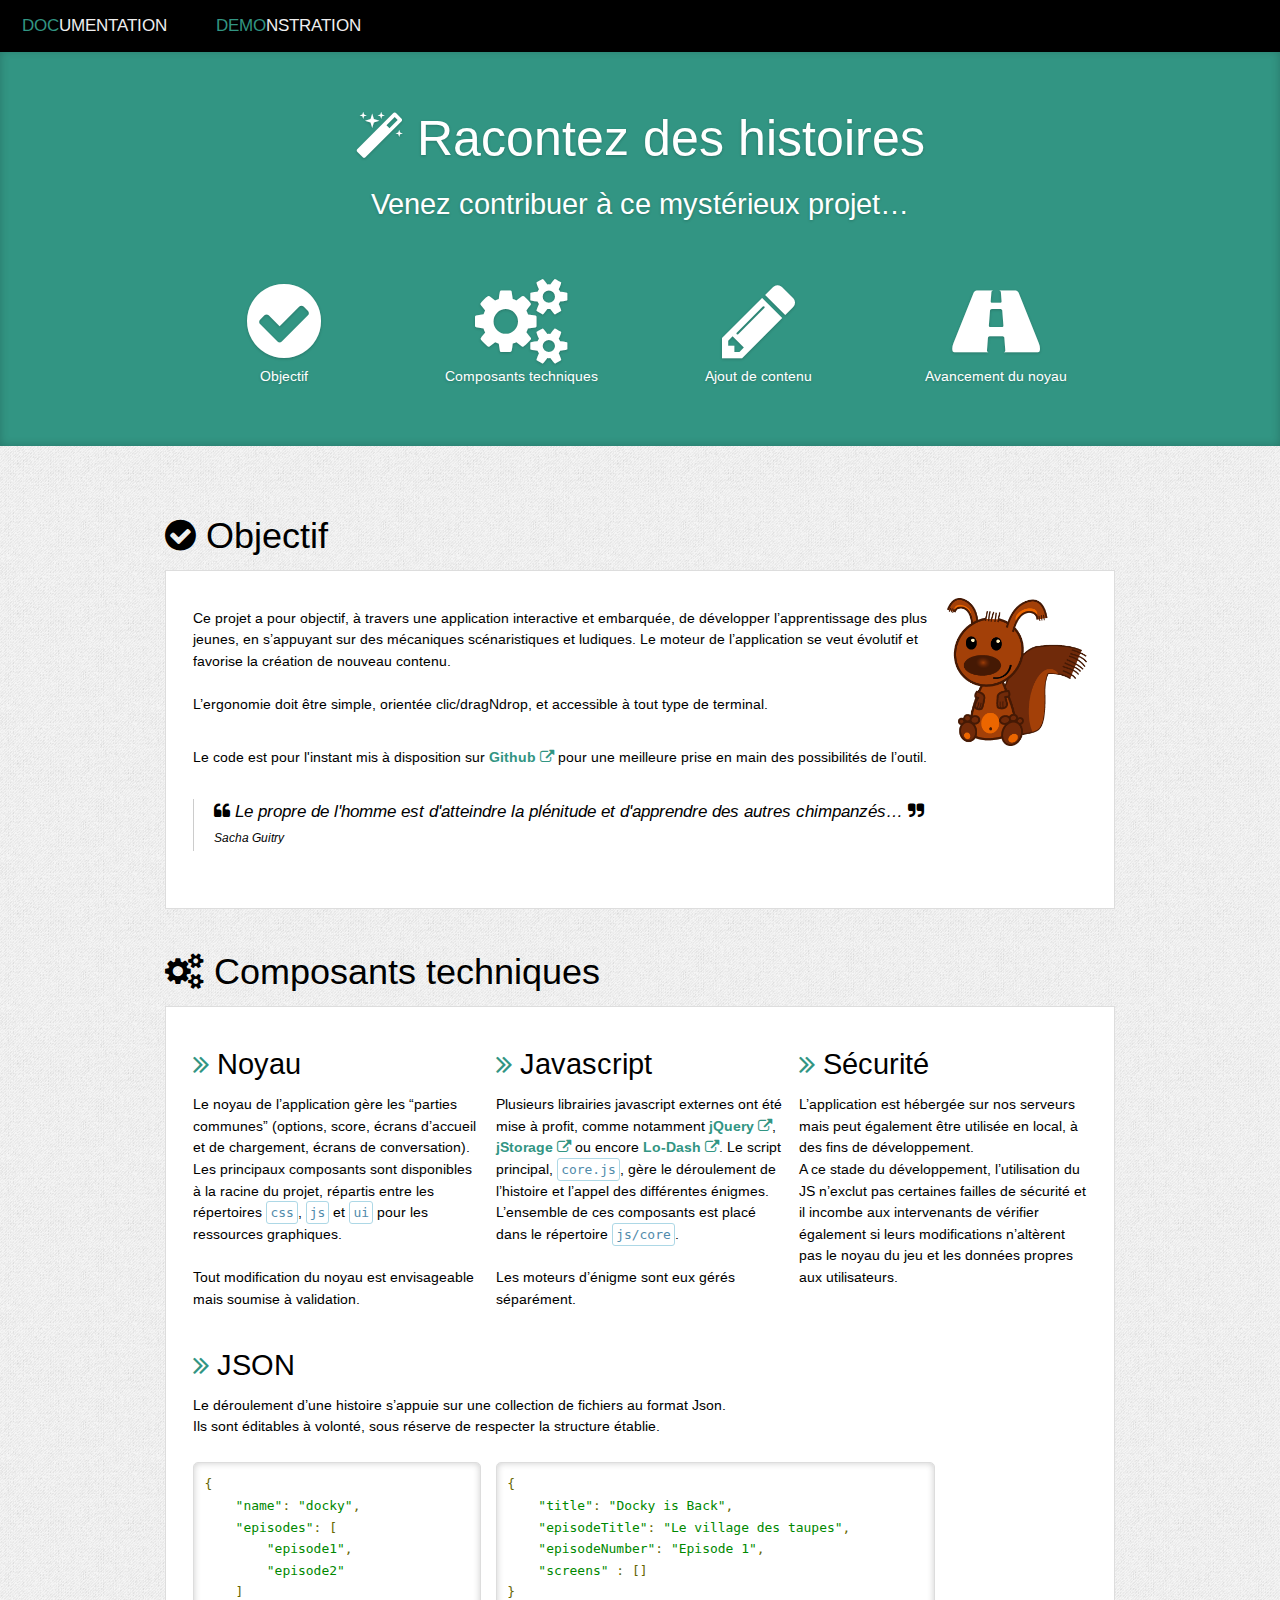
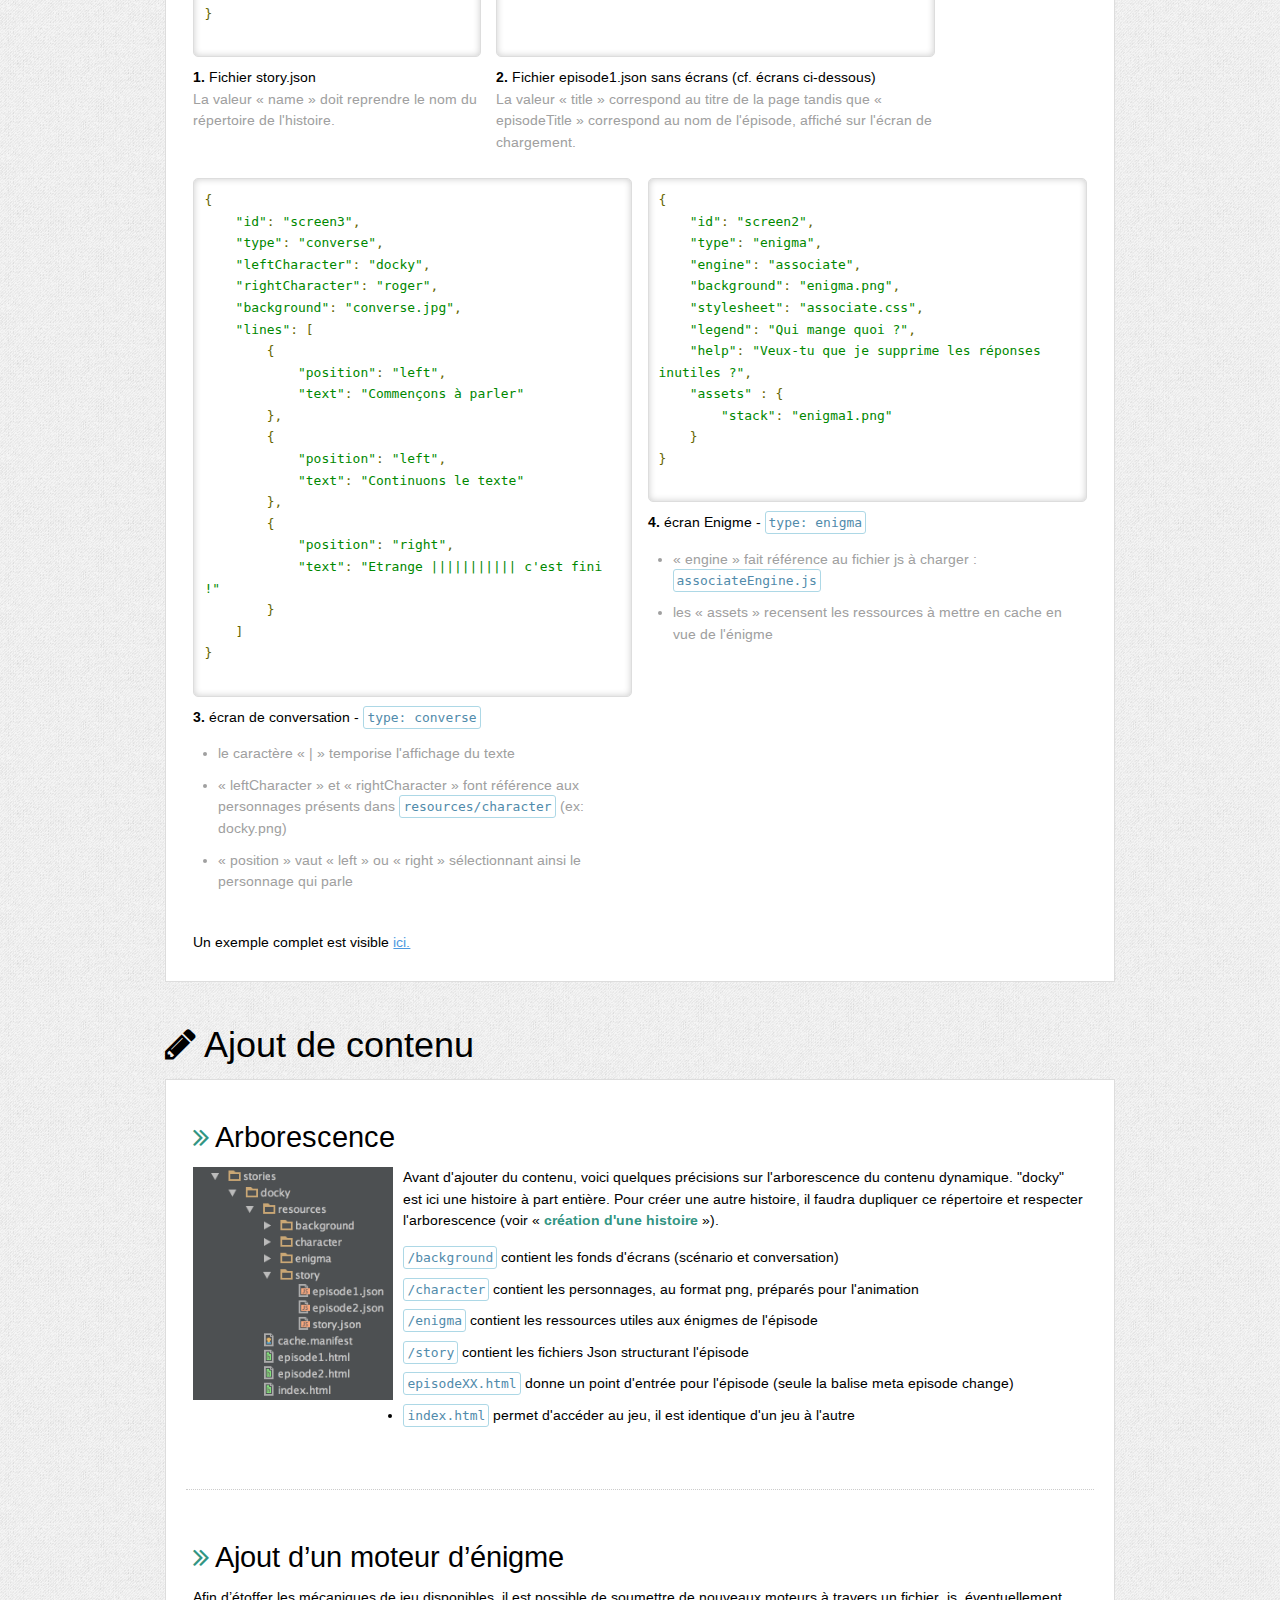
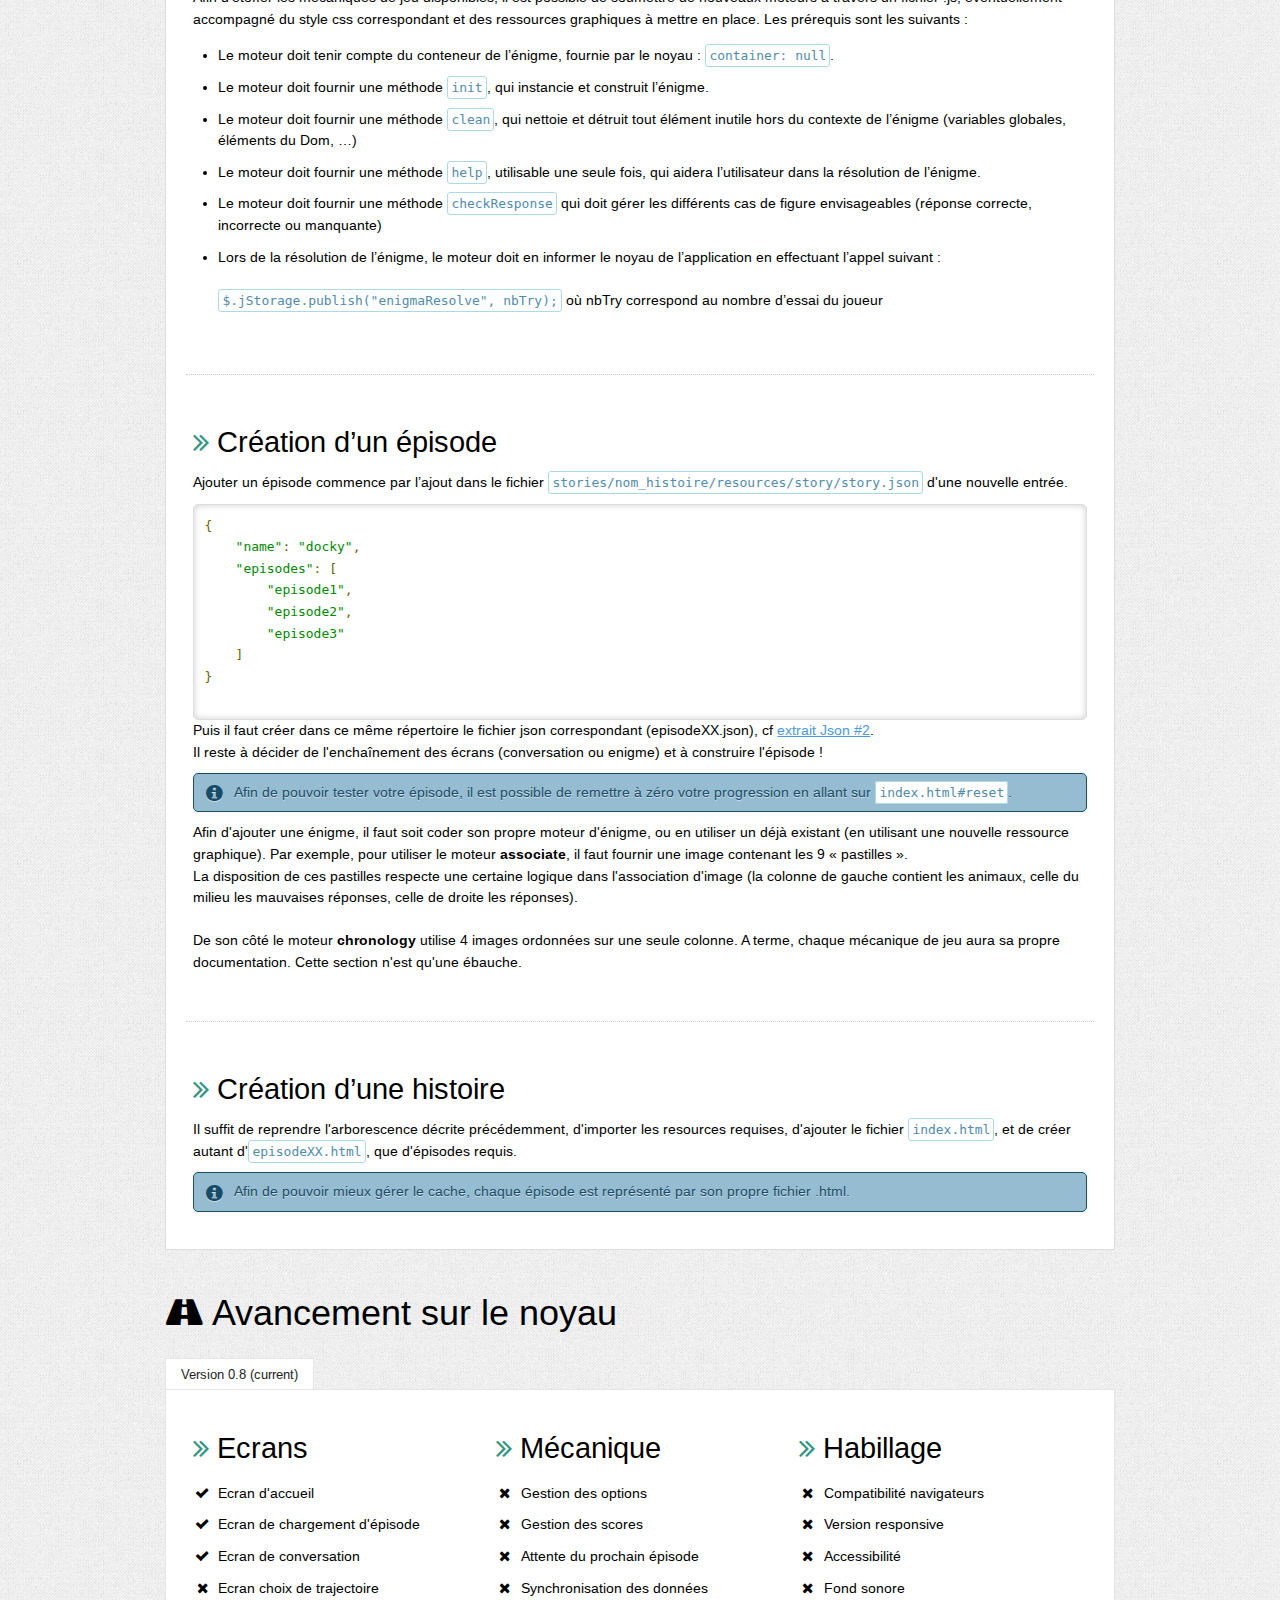
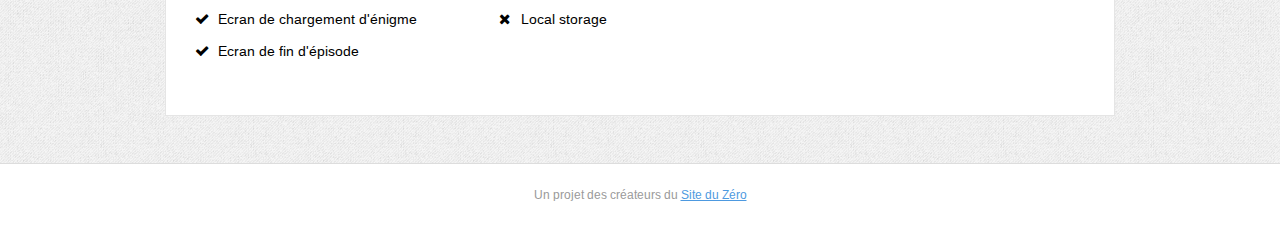
<file: docs/index.html>
<!DOCTYPE html>
<html><head>
<title>Documentation</title>
<meta charset="UTF-8">
<meta name="viewport" content="width=device-width, initial-scale=1.0"/>
<meta name="description" content="" />
<link rel="stylesheet" type="text/css" href="css/kickstart.css" media="all" />                  <!-- KICKSTART -->
<link rel="stylesheet" type="text/css" href="style.css" media="all" />                          <!-- CUSTOM STYLES -->
<script type="text/javascript" src="https://ajax.googleapis.com/ajax/libs/jquery/1.9.1/jquery.min.js"></script>
<script type="text/javascript" src="js/kickstart.js"></script>                                  <!-- KICKSTART -->
</head><body>


<nav class="navbar">
	<ul>
	    <li class="first"><a href="#" title="Vous êtes en plein dedans !" class="tooltip-bottom"><span>doc</span>umentation</a></li>
	    <li><a href="../stories/docky" target="_blank" title="Le mieux, c'est de passer à l'action" class="tooltip-bottom"><span>DEMO</span>NSTRATION</a></li>
	    <li class="last"></li>
	</ul>


</nav>


<!-- ===================================== END HEADER ===================================== -->

<div class="callout callout-top clearfix">
    <div class="grid">
        <h1 class="center"><i class="icon-magic"></i> Racontez des histoires</h1>
        <h4 style="margin-bottom:40px;" class="center">Venez contribuer à ce mystérieux projet…</h4>

        <div class="col_12" style="text-align: center;text-shadow: 0px 1px 3px rgba(0,0,0,0.2);">
            <div class="col_3 column">
                <a href="#objective"><i class="icon-ok-sign icon-4x"></i><br />Objectif</a>
            </div>
            <div class="col_3 column">
                <a href="#technicals"><i class="icon-cogs icon-4x"></i><br />Composants techniques</a>
            </div>
            <div class="col_3 column">
                <a href="#content"><i class="icon-pencil icon-4x"></i><br />Ajout de contenu</a>
            </div>
            <div class="col_3 column">
                <a href="#kernel"><i class="icon-road icon-4x"></i><br />Avancement du noyau</a>
            </div>
        </div>
    </div>
</div>

<div class="grid">




	<div class="col_12">


		<h3 id="objective"><i class="icon-ok-sign"></i> Objectif</h3>
		<div class="panel clearfix">
            <div class="col_12 column">
                <img src="Docky.png" width="140" class="align-right"/>
                <p>
                    Ce projet a pour objectif, à travers une application interactive et embarquée, de développer l’apprentissage des plus jeunes, en s’appuyant sur des mécaniques scénaristiques et ludiques. Le moteur de l’application se veut évolutif et favorise la création de nouveau contenu.<br /><br />
                    L’ergonomie doit être simple, orientée clic/dragNdrop, et accessible à tout type de terminal.<br /><br />
                </p>
                <p>
                    Le code est pour l'instant mis à disposition sur <a href="https://github.com/simpleit/docky" target="_blank">Github <i class="icon-external-link"></i></a> pour une meilleure prise en main des possibilités de l’outil.
                </p>
                <blockquote class="small">
                    <p>
                        <i class="icon-quote-left"></i> Le propre de l'homme est d'atteindre la plénitude et d'apprendre des autres chimpanzés… <i class="icon-quote-right"></i>
                        <span>Sacha Guitry</span>
                    </p>
                </blockquote>

            </div>
		</div>


		<h3 id="technicals"><i class="icon-cogs"></i> Composants techniques</h3>
		<div class="panel clearfix">
			<div class="col_4 column">
                <h4><i class="icon-double-angle-right"></i> Noyau</h4>
                <p>
                    Le noyau de l’application gère les “parties communes” (options, score, écrans d’accueil et de chargement, écrans de conversation). Les principaux composants sont disponibles à la racine du projet, répartis entre les répertoires <code>css</code>, <code>js</code> et <code>ui</code> pour les ressources graphiques.<br /><br/>

                    Tout modification du noyau est envisageable mais soumise à validation.
                </p>
			</div>
            <div class="col_4 column">
                <h4><i class="icon-double-angle-right"></i> Javascript</h4>
                <p>
                    Plusieurs librairies javascript externes ont été mise à profit, comme notamment <a href="http://jquery.com">jQuery <i class="icon-external-link"></i></a>, <a href="http://www.jstorage.info">jStorage <i class="icon-external-link"></i></a> ou encore <a href="http://lodash.com">Lo-Dash <i class="icon-external-link"></i></a>. Le script principal, <code>core.js</code>, gère le déroulement de l’histoire et l’appel des différentes énigmes. L’ensemble de ces composants est placé dans le répertoire <code>js/core</code>.<br /><br />

                    Les moteurs d’énigme sont eux gérés séparément.
                </p>
            </div>
            <div class="col_4 column">
                <h4><i class="icon-double-angle-right"></i> Sécurité</h4>
                <p>
                    L’application est hébergée sur nos serveurs mais peut également être utilisée en local, à des fins de développement. <br />A ce stade du développement, l’utilisation du JS n’exclut pas certaines failles de sécurité et il incombe aux intervenants de vérifier également si leurs modifications n’altèrent pas le noyau du jeu et les données propres aux utilisateurs.
                </p>
            </div>

            <div id="json" class="col_12 column">
                <h4><i class="icon-double-angle-right"></i> JSON</h4>
                <p>
                    Le déroulement d’une histoire s’appuie sur une collection de fichiers au format Json.<br />
                    Ils sont éditables à volonté, sous réserve de respecter la structure établie.
                </p>

            </div>
            <div class="col_4 column">
                <pre>
{
    "name": "docky",
    "episodes": [
        "episode1",
        "episode2"
    ]
}
                </pre>
                <p>
                    <b>1.</b> Fichier story.json<br />
                    <span class="clues">La valeur &laquo; name &raquo; doit reprendre le nom du répertoire de l'histoire.</span>
                </p>
            </div>

            <div class="col_6 column">
                <pre>
{
    "title": "Docky is Back",
    "episodeTitle": "Le village des taupes",
    "episodeNumber": "Episode 1",
    "screens" : []
}

                </pre>
                <p>
                    <b>2.</b> Fichier episode1.json sans écrans (cf. écrans ci-dessous)<br />
                    <span class="clues">La valeur &laquo; title &raquo; correspond au titre de la page tandis
                    que &laquo; episodeTitle &raquo; correspond au nom de l'épisode, affiché sur l'écran de chargement.</span>
            </div>

            <div class="col_6 column">
                <pre>
{
    "id": "screen3",
    "type": "converse",
    "leftCharacter": "docky",
    "rightCharacter": "roger",
    "background": "converse.jpg",
    "lines": [
        {
            "position": "left",
            "text": "Commençons à parler"
        },
        {
            "position": "left",
            "text": "Continuons le texte"
        },
        {
            "position": "right",
            "text": "Etrange ||||||||||| c'est fini !"
        }
    ]
}
                </pre>
                <p>
                    <b>3.</b> écran de conversation - <code>type: converse</code><br/>
                    <span class="clues">
                    <ul class="clues">
                        <li>le caractère &laquo; | &raquo; temporise l'affichage du texte</li>
                        <li>&laquo; leftCharacter &raquo; et &laquo; rightCharacter &raquo; font référence aux personnages présents dans <code>resources/character</code> (ex: docky.png)</li>
                        <li>&laquo; position &raquo; vaut &laquo; left &raquo; ou &laquo; right &raquo; sélectionnant ainsi le personnage qui parle</li>
                    </ul>
                    </span>
                </p>
            </div>

            <div class="col_6 column">
                <pre>
{
    "id": "screen2",
    "type": "enigma",
    "engine": "associate",
    "background": "enigma.png",
    "stylesheet": "associate.css",
    "legend": "Qui mange quoi ?",
    "help": "Veux-tu que je supprime les réponses inutiles ?",
    "assets" : {
        "stack": "enigma1.png"
    }
}
                </pre>
                <p>
                    <b>4.</b> écran Enigme - <code>type: enigma</code><br/>

                    <ul class="clues">
                        <li>&laquo; engine &raquo; fait référence au fichier js à charger : <code>associateEngine.js</code></li>
                        <li>les &laquo; assets &raquo; recensent les ressources à mettre en cache en vue de l'énigme</li>
                    </ul>


                </p>
            </div>

            <div class="col_12 column">
                Un exemple complet est visible <a href="https://github.com/simpleit/docky/blob/master/stories/docky/resources/story/episode1.json">ici.</a>
            </div>

		</div>

		<h3 id="content"><i class="icon-pencil"></i> Ajout de contenu</h3>
		<div class="panel clearfix">

            <div class="col_12 column">
                <h4><i class="icon-double-angle-right"></i> Arborescence</h4>
                <img src="arbo.png" width="200" class="align-left"/>
                <p>Avant d'ajouter du contenu, voici quelques précisions sur l'arborescence du contenu dynamique. "docky" est ici une histoire à part entière. Pour créer une autre histoire, il faudra dupliquer ce répertoire et respecter l'arborescence (voir &laquo; <a href="#createStory">création d'une histoire</a> &raquo;).</p>
                    <ul>
                        <li><code>/background</code> contient les fonds d'écrans (scénario et conversation)</li>
                        <li><code>/character</code> contient les personnages, au format png, préparés pour l'animation</li>
                        <li><code>/enigma</code> contient les ressources utiles aux énigmes de l'épisode</li>
                        <li><code>/story</code> contient les fichiers Json structurant l'épisode</li>
                        <li><code>episodeXX.html</code> donne un point d'entrée pour l'épisode (seule la balise meta episode change)</li>
                        <li><code>index.html</code> permet d'accéder au jeu, il est identique d'un jeu à l'autre</li>
                    </ul>

            </div>

            <hr />

			<div class="col_12 column">
                <h4><i class="icon-double-angle-right"></i> Ajout d’un moteur d’énigme</h4>
                <p>
                    Afin d’étoffer les mécaniques de jeu disponibles, il est possible de soumettre de nouveaux moteurs à travers un fichier .js, éventuellement accompagné du style css correspondant et des ressources graphiques à mettre en place.

                    Les prérequis sont les suivants :
                    <ul>
                        <li>Le moteur doit tenir compte du conteneur de l’énigme, fournie par le noyau : <code>container: null</code>.</li>
                        <li>Le moteur doit fournir une méthode <code>init</code>,  qui instancie et construit l’énigme.</li>
                        <li>Le moteur doit fournir une méthode <code>clean</code>, qui nettoie et détruit tout élément inutile hors du contexte de l’énigme (variables globales, éléments du Dom, …)</li>
                        <li>Le moteur doit fournir une méthode <code>help</code>, utilisable une seule fois, qui aidera l’utilisateur dans la résolution de l’énigme.</li>
                        <li>Le moteur doit fournir une méthode <code>checkResponse</code> qui doit gérer les différents cas de figure envisageables (réponse correcte, incorrecte ou manquante)</li>
                        <li>Lors de la résolution de l’énigme, le moteur doit en informer le noyau de l’application en effectuant l’appel suivant :<br /><br/>

                            <code>$.jStorage.publish("enigmaResolve", nbTry);</code> où nbTry correspond au nombre d’essai du joueur
                        </li>
                    </ul>
                </p>
			</div>

            <hr />

            <div class="col_12 column">
                <h4><i class="icon-double-angle-right"></i> Création d’un épisode</h4>
                <p>
                    Ajouter un épisode commence par l’ajout dans le fichier <code>stories/nom_histoire/resources/story/story.json</code> d'une nouvelle entrée.

                    <pre>
{
    "name": "docky",
    "episodes": [
        "episode1",
        "episode2",
        "episode3"
    ]
}
                    </pre>

                    Puis il faut créer dans ce même répertoire le fichier json correspondant (episodeXX.json), cf <a href="#json">extrait Json #2</a>. <br />
                    Il reste à décider de l'enchaînement des écrans (conversation ou enigme) et à construire l'épisode !
                </p>

                <p class="notice">
                    <i class="icon-info-sign icon-large"></i>Afin de pouvoir tester votre épisode, il est possible de remettre à zéro votre progression en allant sur <code>index.html#reset</code>.
                </p>

                <p>
                    Afin d'ajouter une énigme, il faut soit coder son propre moteur d'énigme, ou en utiliser un déjà existant (en utilisant une nouvelle ressource graphique). Par exemple, pour utiliser le moteur <b>associate</b>, il faut fournir une image contenant les 9 &laquo; pastilles &raquo;.<br />
                    La disposition de ces pastilles respecte une certaine logique dans l'association d'image (la colonne de gauche contient les animaux, celle du milieu les mauvaises réponses, celle de droite les réponses).<br /><br />
                    De son côté le moteur <b>chronology</b> utilise 4 images ordonnées sur une seule colonne.
                    A terme, chaque mécanique de jeu aura sa propre documentation. Cette section n'est qu'une ébauche.


                </p>
            </div>

            <hr />

            <div id="createStory" class="col_12 column">
                <h4><i class="icon-double-angle-right"></i> Création d’une histoire</h4>
                <p>
                    Il suffit de reprendre l'arborescence décrite précédemment, d'importer les resources requises, d'ajouter le fichier <code>index.html</code>, et de créer autant d'<code>episodeXX.html</code>, que d'épisodes requis.
                </p>
                <p class="notice">
                    <i class="icon-info-sign icon-large"></i>Afin de pouvoir mieux gérer le cache, chaque épisode est représenté par son propre fichier .html.
                </p>
            </div>

		</div>

		<h3 id="kernel"><i class="icon-road"></i> Avancement sur le noyau</h3>
        <ul class="tabs">
            <li><a href="#v0.8">Version 0.8 (current)</a></li>
        </ul>
		<div id="v0.8" class="tab-content clearfix">
			<div class="col_4 column">
				<h4><i class="icon-double-angle-right"></i> Ecrans</h4>
				<ul class="icons">
					<li><i class="icon-ok"></i>Ecran d'accueil</li>
					<li><i class="icon-ok"></i>Ecran de chargement d'épisode</li>
					<li><i class="icon-ok"></i>Ecran de conversation</li>
					<li><i class="icon-remove"></i>Ecran choix de trajectoire</li>
					<li><i class="icon-ok"></i>Ecran de chargement d'énigme</li>
					<li><i class="icon-ok"></i>Ecran de fin d'épisode</li>
				</ul>
			</div>
			<div class="col_4 column">
				<h4><i class="icon-double-angle-right"></i> Mécanique</h4>
				<ul class="icons">
					<li><i class="icon-remove"></i>Gestion des options</li>
					<li><i class="icon-remove"></i>Gestion des scores</li>
					<li><i class="icon-remove"></i>Attente du prochain épisode</li>
					<li><i class="icon-remove"></i>Synchronisation des données</li>
					<li><i class="icon-remove"></i>Local storage</li>
				</ul>
			</div>			
			<div class="col_4 column">
				<h4><i class="icon-double-angle-right"></i> Habillage</h4>
				<ul class="icons">
                    <li><i class="icon-remove"></i>Compatibilité navigateurs</li>
					<li><i class="icon-remove"></i>Version responsive</li>
					<li><i class="icon-remove"></i>Accessibilité</li>
					<li><i class="icon-remove"></i>Fond sonore</li>
				</ul>
			</div>
		</div>


	</div>


</div><!-- END GRID-->

<!-- ===================================== START FOOTER ===================================== -->
<div class="clear"></div>
<div id="footer">
    Un projet des créateurs du <a href="http://www.siteduzero.com">Site du Zéro</a>
</div>


</body></html>
</file>
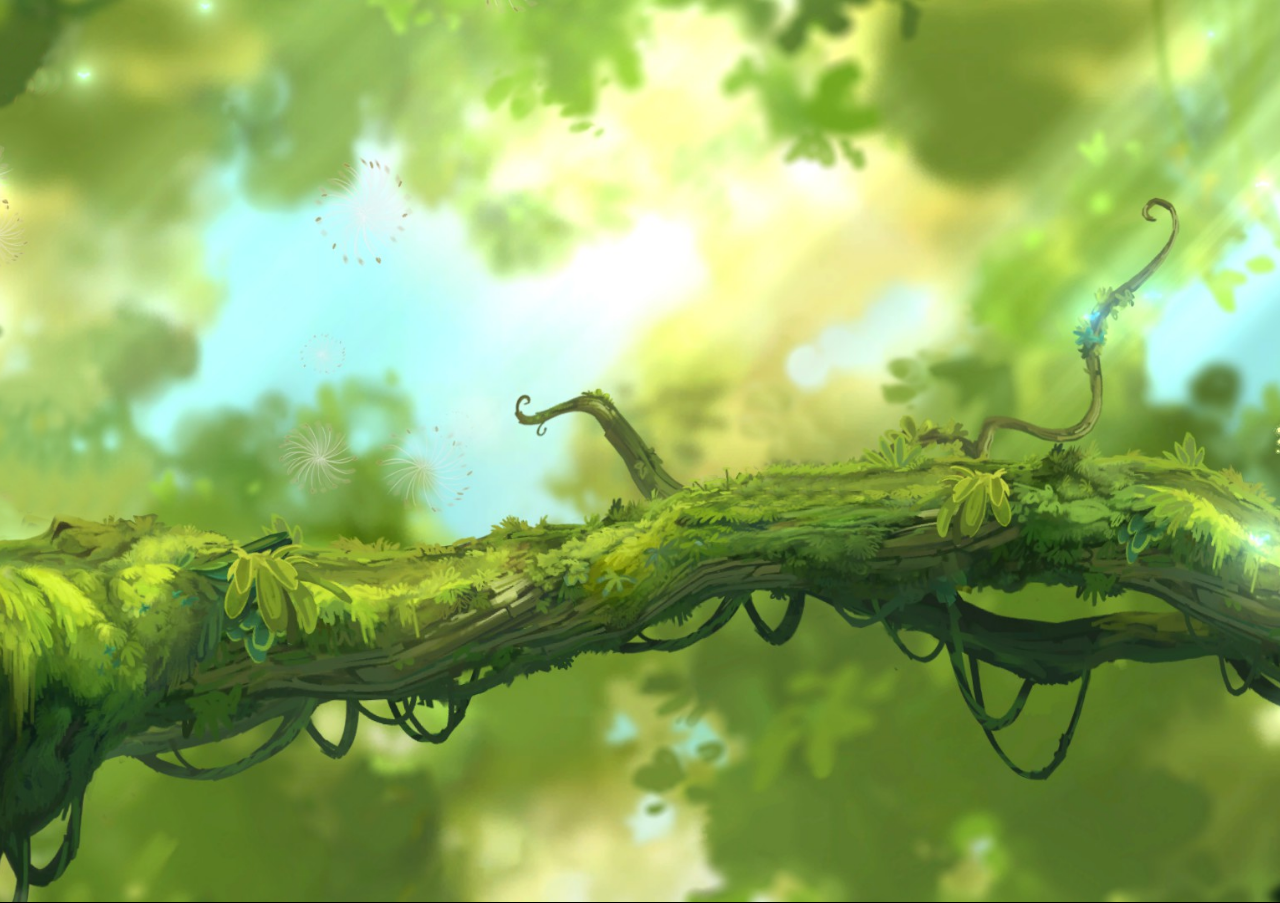
<file: stories/docky/index.html>
<!DOCTYPE HTML>
<html>
<head>
    <meta content="text/html; charset=utf-8" http-equiv="content-type">
    <title>Docky</title>
    <link rel="stylesheet" type="text/css" href="../../css/core/main.css">

    <script type="text/javascript" src="../../js/core/prefixfree.min.js"></script>
    <script type="text/javascript" src="../../js/core/jquery.min.2.0.3.js"></script>
    <script type="text/javascript" src="../../js/core/jquery-ui.min.1.10.3.js"></script>
    <script type="text/javascript" src="../../js/core/jquery-ui.touch-punch.min.js"></script>
    <script type="text/javascript" src="../../js/core/jquery.imagesloaded.min.js"></script>
    <script type="text/javascript" src="../../js/core/jquery.easing.1.3.js"></script>
    <script type="text/javascript" src="../../js/core/jstorage.min.js"></script>
    <script type="text/javascript" src="../../js/core/ghost_type.1.2.js"></script>
    <script type="text/javascript" src="../../js/core/lodash.min.1.3.1.js"></script>
    <script type="text/javascript" src="../../js/core/core.js"></script>

</head>
<body>
<div id="window" class="welcomeScreen">
        <div id="board">
            <div id="optionsForm">
                <h3>Options</h3>
                <p>Bientôt disponibles...</p>
            </div>
            <div id="message">
                <h3>Game Over</h3>
                <p>Vous avez fait tous les épisodes. Vous pouvez attendre le prochain ou tout reprendre du début en cliquant sur <span></span></span></p>
            </div>
        </div>
        <div id="options" class="roundedCorner cornerLeft"><a></a></div>
        <div id="macaron"></div>
        <div id="start" class="roundedCorner cornerRight"><a></a></div>
        <div id="valid" class="roundedCorner cornerRight cornerSmall"><span></span></div>
        <div id="blackout"></div>
</div>

<script type="text/javascript">
    $(document).ready(function(){
        core.initWelcomeScreen();
    });
</script>

</body>
</html>
</file>
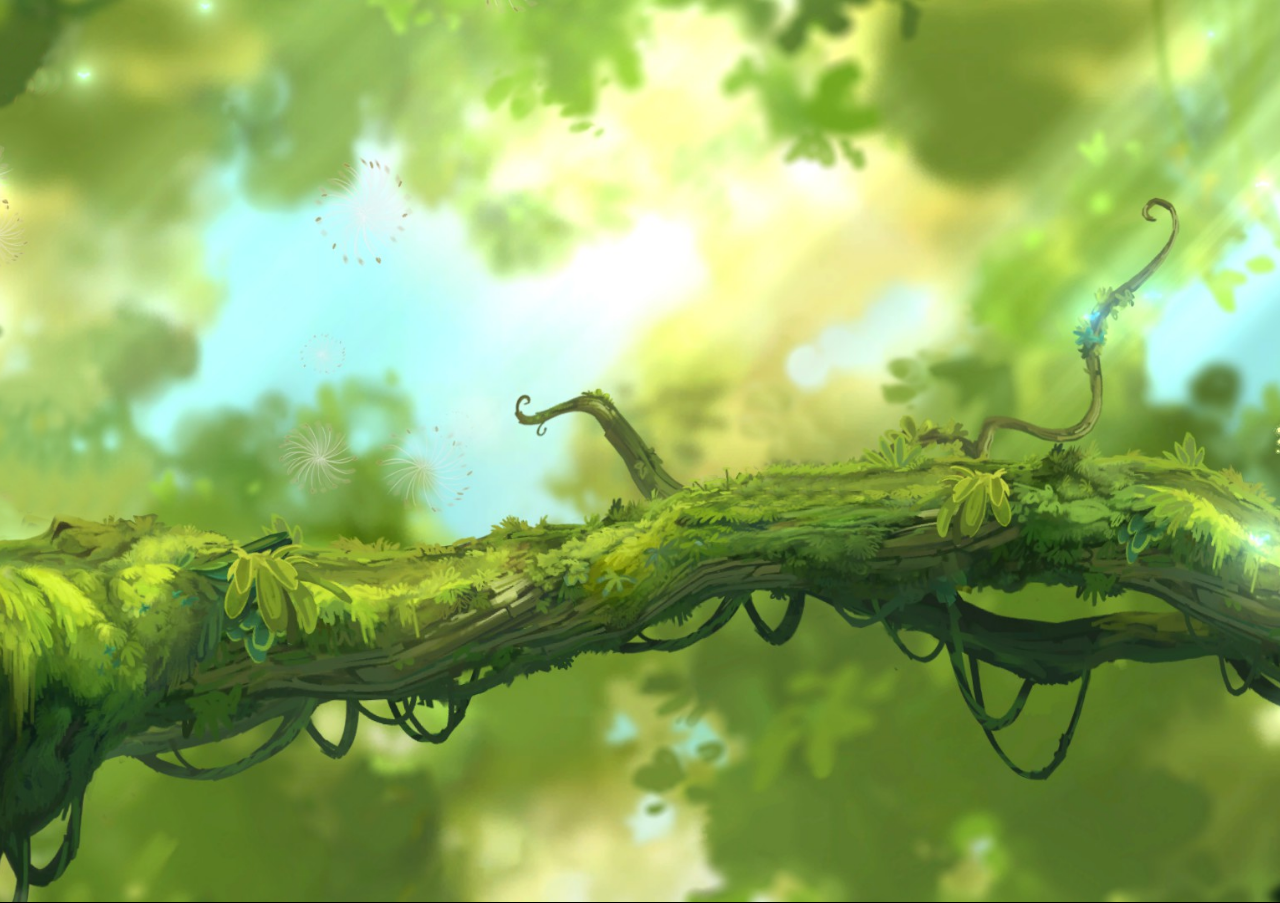
<file: stories/docky/episode1.html>
<!DOCTYPE HTML>
<html>
<head>
    <meta name="episode" content="episode1">

    <title>Docky</title>
    <meta content="text/html; charset=utf-8" http-equiv="content-type">
    <link rel="stylesheet" type="text/css" href="../../css/core/main.css">

    <script type="text/javascript" src="../../js/core/prefixfree.min.js"></script>
    <script type="text/javascript" src="../../js/core/jquery.min.2.0.3.js"></script>
    <script type="text/javascript" src="../../js/core/jquery-ui.min.1.10.3.js"></script>
    <script type="text/javascript" src="../../js/core/jquery-ui.touch-punch.min.js"></script>
    <script type="text/javascript" src="../../js/core/jquery.imagesloaded.min.js"></script>
    <script type="text/javascript" src="../../js/core/jquery.easing.1.3.js"></script>
    <script type="text/javascript" src="../../js/core/jstorage.min.js"></script>
    <script type="text/javascript" src="../../js/core/ghost_type.1.2.js"></script>
    <script type="text/javascript" src="../../js/core/lodash.min.1.3.1.js"></script>
    <script type="text/javascript" src="../../js/core/core.js"></script>
</head>
<body>
    <div id="window">
        <div id="converse">
            <div class="leftCharacter"></div>
            <div class="bubble">
                <div class="bubble-arrow"></div>
                <div class="bubble-inner"></div>
                <img class="next" src="../../ui/play.png">
            </div>
            <div class="rightCharacter"> </div>
        </div>
        <div id="blackout">
            <div class="chapter">
                <span></span>
                <h3></h3>
                <span>chargement en cours</span>
            </div>
        </div>
        <div id="introEnigma">
            <div>
                <span style="font-size:130px;top:100px;left:90px;color: #307da1">?</span>
                <span style="font-size:200px;top:50px;left:750px;color: #30a140">?</span>
                <span style="font-size:140px;top:350px;left:550px;color: #9230a1">?</span>
                <span style="font-size:180px;top:310px;left:150px;color: #a17d30">?</span>
                <span style="font-size:250px;top:-50px;left:300px;color: #a1303b">?</span>
            </div>
        </div>

    </div>

    <script type="text/javascript">
        $(document).ready(function(){
            core.loadEpisode();
        });
    </script>
</body>
</html>
</file>
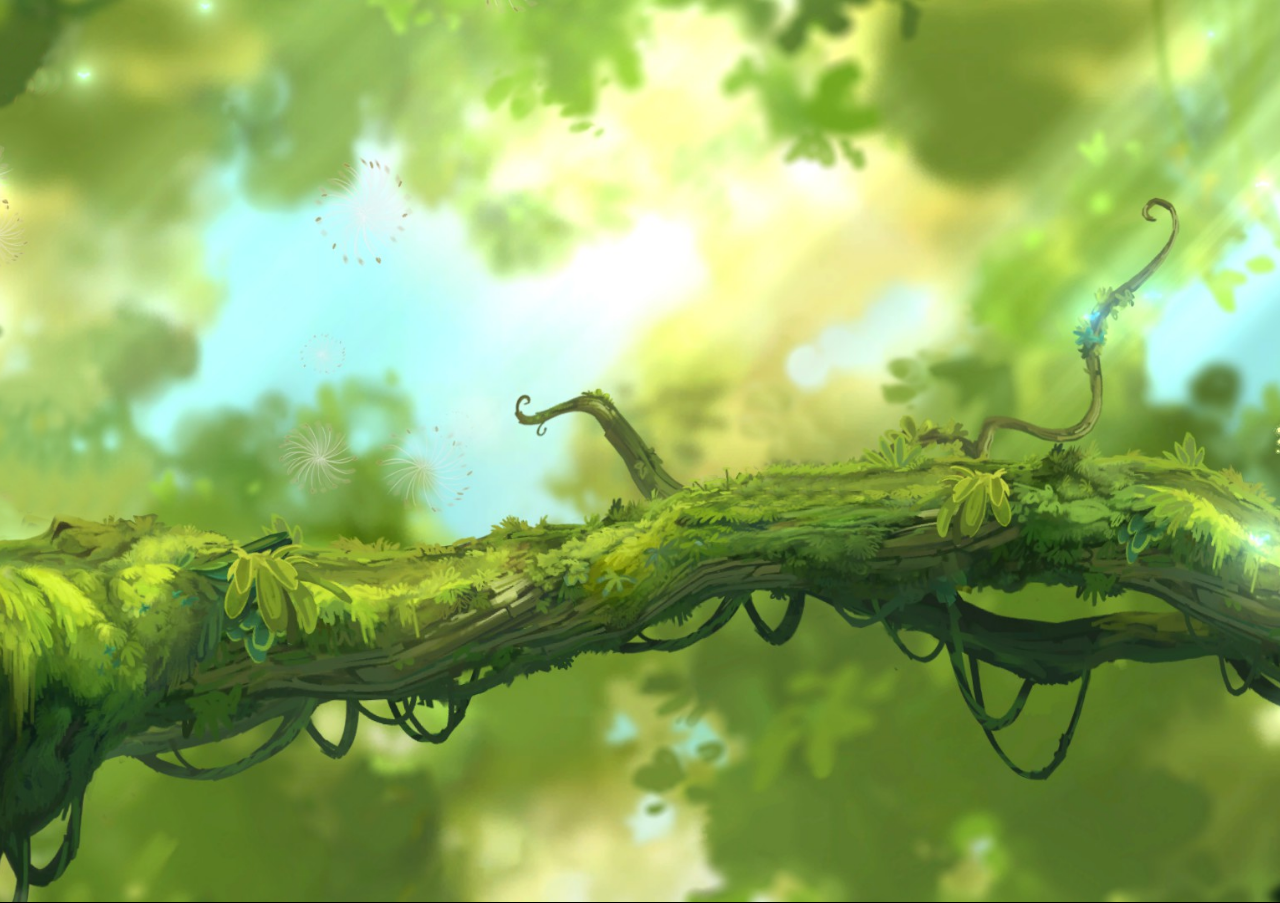
<file: stories/docky/episode2.html>
<!DOCTYPE HTML>
<html>
<head>
    <meta name="episode" content="episode2">

    <title>Docky</title>
    <meta content="text/html; charset=utf-8" http-equiv="content-type">
    <link rel="stylesheet" type="text/css" href="../../css/core/main.css">

    <script type="text/javascript" src="../../js/core/prefixfree.min.js"></script>
    <script type="text/javascript" src="../../js/core/jquery.min.2.0.3.js"></script>
    <script type="text/javascript" src="../../js/core/jquery-ui.min.1.10.3.js"></script>
    <script type="text/javascript" src="../../js/core/jquery-ui.touch-punch.min.js"></script>
    <script type="text/javascript" src="../../js/core/jquery.imagesloaded.min.js"></script>
    <script type="text/javascript" src="../../js/core/jquery.easing.1.3.js"></script>
    <script type="text/javascript" src="../../js/core/jstorage.min.js"></script>
    <script type="text/javascript" src="../../js/core/ghost_type.1.2.js"></script>
    <script type="text/javascript" src="../../js/core/lodash.min.1.3.1.js"></script>
    <script type="text/javascript" src="../../js/core/core.js"></script>
</head>
<body>
    <div id="window">
        <div id="converse">
            <div class="leftCharacter"></div>
            <div class="bubble">
                <div class="bubble-arrow"></div>
                <div class="bubble-inner"></div>
                <img class="next" src="../../ui/play.png">
            </div>
            <div class="rightCharacter"> </div>
        </div>
        <div id="blackout">
            <div class="chapter">
                <span></span>
                <h3></h3>
                <span>chargement en cours</span>
            </div>
        </div>
        <div id="introEnigma">
            <div>
                <span style="font-size:130px;top:100px;left:90px;color: #307da1">?</span>
                <span style="font-size:200px;top:50px;left:750px;color: #30a140">?</span>
                <span style="font-size:140px;top:350px;left:550px;color: #9230a1">?</span>
                <span style="font-size:180px;top:310px;left:150px;color: #a17d30">?</span>
                <span style="font-size:250px;top:-50px;left:300px;color: #a1303b">?</span>
            </div>
        </div>

    </div>

    <script type="text/javascript">
        $(document).ready(function(){
            core.loadEpisode();
        });
    </script>
</body>
</html>
</file>
<file: docs/css/kickstart.css>
/*
	99Lime.com HTML KickStart by Joshua Gatcke
	kickstart.css
	
	Don't edit the file if you want HTML KickStart to be upgradeable. 
	Instead, copy any CSS selectors you want to modify to your style.css file.
	
	// Colors
	blue: #4D99E0;
*/
/*---------------------------------
	IMPORTS
-----------------------------------*/
@import url(kickstart-buttons.css);
@import url(kickstart-forms.css);
@import url(kickstart-menus.css);
@import url(kickstart-grid.css);
@import url(jquery.fancybox-1.3.4.css);
@import url(kickstart-slideshow.css);
@import url(prettify.css);
@import url(tiptip.css);
@import url(fonts/fontawesome/css/font-awesome.min.css);

/*---------------------------------
	HTML ELEMENTS
-----------------------------------*/
*{
-webkit-box-sizing: border-box; /* Safari/Chrome, other WebKit */
-moz-box-sizing: border-box;    /* Firefox, other Gecko */
box-sizing: border-box;         /* Opera/IE 8+ */	
}
a{color:#4D99E0;outline:0;}
a:active{color:inherit;}
a:visited{}
a:hover{}
a img{border:0;}
a [class^="icon-"]{color:inherit;text-decoration:none;}
strong,b{color:#000;font-weight:bold;}
strike{}
em,i{}
.hide{display:none;}
.show{display:block;}

/*---------------------------------
	UTILITY
-----------------------------------*/
.center{text-align:center;}
.left{text-align:left;}
.right{text-align:right;}

/*---------------------------------
	HR
-----------------------------------*/
hr{clear:both;border-bottom:0;border-top:1px dotted #ccc;border-right:0;border-left:0;margin:30px 0;min-height: 0px;height:1px;}
hr.alt1{border-style: solid;}
hr.alt2{border-style: dashed;}

/*---------------------------------
	HTML5 ELEMENTS (shim)
-----------------------------------*/
article,aside,details,figcaption,figure,
footer,header,hgroup,menu,nav,section {
display:block;
}

/*---------------------------------
	HEADINGS
-----------------------------------*/
h1,h2,h3,h4,h5,h6{
font-weight:bold;
line-height:140%;
}

h1{
font-size:3.5em;
margin:10px 0 10px 0;
}

h2{
font-size:3em;
margin:10px 0 10px 0;
}

h3{
font-size:2.5em;
margin:10px 0 10px 0;
line-height:130%;
}

h4{
font-size:2em;
margin:10px 0 10px 0;
}

h5{
font-size:1.5em;
margin:10px 0 10px 0;
}

h6{
font-size:1.2em;
margin:10px 0 5px 0;
}

/*---------------------------------
	PARAGRAPHS
-----------------------------------*/
p{
margin:10px 0;
}

/*---------------------------------
	BLOCKQUOTES
-----------------------------------*/
blockquote{
font-size:1.5em;
line-height:1.5em;
font-style: italic;
margin:30px 30px 30px 0;
padding:0 0 0 20px;
border-left:1px solid #ccc;
}

	blockquote span{font-size:0.7em;display:block;}
	blockquote.small{font-size:1.2em;}
	
/*---------------------------------
	LISTS
-----------------------------------*/
ul, ol{
padding:0;
margin:0 0 20px 25px;
}

	li{
	padding:5px 0;
	margin:0;
	}

ul.alt{
padding:0;
margin:0 0 20px 0;
}

	ul.alt li{
	list-style-type:none;
	border-top:1px dotted #ccc;
	border-bottom:1px dotted #ccc;
	margin:0 0 -1px 0;
	background:url(img/icon-arrow-right.png) no-repeat 5px 0.7em;
	padding-left:20px;
	}
	
/*---------------------------------
	PRE & CODE
-----------------------------------*/
code{
font-family: Consolas, "Andale Mono WT", "Andale Mono", "Lucida Console", "Lucida Sans Typewriter", "DejaVu Sans Mono", "Bitstream Vera Sans Mono", "Liberation Mono", "Nimbus Mono L", Monaco, "Courier New", Courier, monospace;
font-size:0.9em;
border:1px solid lightblue;
padding:3px;
-moz-border-radius:3px;
-webkit-border-radius:3px;
border-radius:3px;
color:#518BAB;
}

pre{
white-space: pre-wrap;       /* css-3 */
white-space: -moz-pre-wrap !important;  /* Mozilla, since 1999 */
white-space: -pre-wrap;      /* Opera 4-6 */
white-space: -o-pre-wrap;    /* Opera 7 */
word-wrap: break-word;       /* Internet Explorer 5.5+ */
margin: 0px 0px 0px 0px;
padding:5px 5px 3px 5px;
background:#fff;
-moz-border-radius:5px;
-webkit-border-radius:5px;
border-radius:5px;
-webkit-box-shadow:inset 0px 0px 7px rgba(0,0,0,0.2);
-moz-box-shadow:inset 0px 0px 7px rgba(0,0,0,0.2);
box-shadow:inset 0px 0px 7px rgba(0,0,0,0.2);
padding:10px;
margin:0 0;
border:1px solid #ddd;
font-family: Consolas, "Andale Mono WT", "Andale Mono", "Lucida Console", "Lucida Sans Typewriter", "DejaVu Sans Mono", "Bitstream Vera Sans Mono", "Liberation Mono", "Nimbus Mono L", Monaco, "Courier New", Courier, monospace;
font-size:0.9em;
}

/*---------------------------------
	TABLES
-----------------------------------*/
table{width:100%;margin:0 0 10px 0;text-align:left;border-collapse: collapse;}
	thead, tbody{margin:0;padding:0;}
	th, td{padding:7px 10px;font-size:0.9em;border-bottom:1px dotted #ddd;text-align:left;}
	thead th{font-size:0.9em;padding:3px 10px;border-bottom:1px solid #ddd;}
	tbody tr.last th,
	tbody tr.last td{border-bottom:0;}
	
/* striped */
table.striped{}
	table.striped tr.alt{background:#f5f5f5;}
	table.striped thead th{background:#fff;}
	table.striped tbody th{background:#f5f5f5;text-align:right;padding-right:15px;border-right:1px dotted #e5e5e5;}
	table.striped tbody tr.alt th{background:#efefef;}

/* tight */
table.tight{}
	table.tight th, .tight td{padding:2px 10px;}

/* sortable */
table.sortable{border:1px solid #ddd;}
	table.sortable thead th{cursor: pointer;position:relative;top:0;left:0;border-right:1px solid #ddd;}
	table.sortable thead th:hover{background:#efefef;}
	table.sortable span.arrow{border-style:solid;border-width:5px;
	display:block;position:absolute;top:50%;right:5px;font-size:0;
	border-color:#ccc transparent transparent transparent;
	line-height:0;height:0;width:0;margin-top:-2px;}
	table.sortable span.arrow.up{border-color:transparent transparent #ccc transparent;margin-top:-7px;}

/*---------------------------------
	TABS
-----------------------------------*/
ul.tabs{
margin:10px 0 -1px 0;
padding:0;
width:100%;
border-bottom:1px solid #e5e5e5;
float:left;
font-size:0;
}

	ul.tabs.left{text-align:left;}
	ul.tabs.center{text-align:center;}
	ul.tabs.right{text-align:right;}
	ul.tabs.right li{margin:0 0 0 -2px;}

	ul.tabs li{
	font-size:14px;
	list-style-type:none;
	margin:0 -2px 0 0;
	padding:0;
	display:inline-block;
	*display:inline;/*IE ONLY*/
	position:relative;
	top:0;
	left:0;
	*top:1px;/*IE 7 ONLY*/
	zoom:1;
	}
	
	ul.tabs li a{
	text-decoration:none;
	color:#666;
	display:inline-block;
	padding:9px 15px;
	position: relative;
	top:0;
	left:0;
	line-height:100%;
	background:#f5f5f5;
	-webkit-box-shadow: inset 0px -3px 3px rgba(0,0,0,0.03);
	-moz-box-shadow: inset 0px -3px 3px rgba(0,0,0,0.03);
	box-shadow: inset 0px -3px 3px rgba(0,0,0,0.03);
	border:1px solid #e5e5e5;
	border-bottom:0;
	font-size:0.9em;
	zoom:1;
	}
	
	ul.tabs li a:hover{
	background:#fff;
	}
	
	ul.tabs li.current a{
	position:relative;
	top:1px;
	left:0;
	background:#fff;
	-webkit-box-shadow: none;
	-moz-box-shadow: none;
	box-shadow: none;
	color:#222;
	}
	
	.tab-content{
	border:1px solid #efefef;
	border:1px solid #e5e5e5;
	background:#fff;
	clear:both;
	padding:20px;
	margin:0 0 40px 0;
	}
	

/*---------------------------------
	BREADCRUMBS
-----------------------------------*/
ul.breadcrumbs{
margin:10px 0;
padding:0;
line-height:0%;
font-size:0;
}

	ul.breadcrumbs li{
	list-style-type:none;
	margin:0;
	padding:0;
	display:inline-block;
	*display:inline; /* IE ONLY*/
	position:relative;
	zoom:1;
	line-height:100%;
	font-size:14px; /* 0.8em default to override font-size:0; on parent*/
	}
	
	ul.breadcrumbs li a{
	display:inline-block;
	*display:inline; /* IE ONLY*/
	position:relative;
	padding:5px 15px 5px 5px;
	font-size:0.9em;
	zoom:1;
	margin:0;
	background:url(img/icon-arrow-right.png) no-repeat right center;
	}
	
	ul.breadcrumbs li.last a{
	color:#333;
	cursor: default;
	text-decoration:none;
	background:none;
	}
	
	ul.breadcrumbs li.last a:hover{
	text-decoration:none;
	}
	
	/* Alternative Style */
	ul.breadcrumbs.alt1{
	border:1px solid transparent;
	font-size:0;
	}
	
	ul.breadcrumbs.alt1 li a{
	padding:10px 25px 10px 15px;
	background:url(img/breadcrumbs-bg.gif) no-repeat right center;
	text-decoration:none;
	border-top:1px solid #efefef;
	border-bottom:1px solid #efefef;
	font-size:12px;
	}
	
	ul.breadcrumbs.alt1 a:hover{
	text-decoration:underline;
	}
	
	ul.breadcrumbs.alt1 li.first a{
	border-left:1px solid #efefef;
	}
	
	ul.breadcrumbs.alt1 li.last a{
	background:none;
	border-right:1px solid #efefef;
	}
	
/*---------------------------------
	IMAGES
-----------------------------------*/
/*
	for img .style1, .style2, .style3
	view js/kickstart.js Image Style Helpers
*/
img{
margin:0;
padding:0;
display:inline-block;
position:relative;
zoom:1;
vertical-align: bottom;
}

	img.align-left, .img-wrap.align-left{float:left;margin:0 10px 5px 0;}
	img.align-right, .img-wrap.align-right{float:right;margin:0 0 5px 10px;}
	img.full-width{clear:both;display:block;width:100%;height:auto;margin:0 0 10px 0;}
		
	div.caption{
	background:#f5f5f5;
	border:1px solid #ddd;
	padding:3px;
	max-width:100%;
	display:inline-block;
	height:auto;
	}
	
		div.caption img{
		display:block;
		padding:0;
		margin:0;
		width:100%;
		height:auto;
		}
	
		div.caption span{
		display:block;
		margin-top:3px;
		font-size:0.8em;
		color:#666;
		padding:0px 5px;
		}
		
	.gallery{}
	
		.gallery a{
		display:inline-block;
		position:relative;
		border:1px solid #ddd;
		background:#fff;
		padding:3px;
		margin:5px;
		-moz-border-radius:5px;
		-webkit-border-radius:5px;
		border-radius:5px;
		}
		
		.gallery a img{
		display: block;
		position: relative;
		margin:0;
		padding:0;
		}
		
/*---------------------------------
	SLIDESHOW2
-----------------------------------*/
.slideshow-wrap{
clear:both;
margin:0;
padding:0;
position:relative;
top:0;
left:0;
overflow:hidden;
clear:both;
}

	.slideshow-inner{
	overflow:hidden;
	clear:both;
	position:relative;
	top:0;
	left:0;
	border:1px solid #efefef;
	}
	
	.slideshow{
	clear:both;
	margin:0;
	padding:0;
	width:auto;
	height:auto;
	overflow:hidden;
	}
	
		.slideshow li{
		list-style-type:none;
		margin:0;
		padding:0;
		float:left;
		display:block;
		}
		
			.slideshow img{vertical-align: bottom;}
			
	.slideshow-buttons{
	text-align:right;
	margin:3px 0 0 0;
	padding:0;
	}
	
		.slideshow-buttons li{display:inline;position:relative;top:0;left:0;line-height:100%;margin:0;padding:0;}
		.slideshow-buttons li.current a{background:#ddd;}
		
		.slideshow-buttons a{
		display:inline;
		position:relative;
		top:0;
		left:0;
		padding:1px 3px;
		margin:0 1px;
		line-height:100%;
		border:1px solid #efefef;
		text-decoration:none;
		font-size:0.8em;
		}
</file>
<file: docs/style.css>
/*
	99Lime.com HTML KickStart by Joshua Gatcke
	style.css
	
*/

/*---------------------------------
	IMPORTS
-----------------------------------*/
@import url(http://fonts.googleapis.com/css?family=Arimo:400,700);

/*---------------------------------
	OVERRIDES
-----------------------------------*/
h1,h2,h3,h4,h5,h6{
font-family: "Arimo", arial, verdana, sans-serif;
font-weight:normal;
}

thead th,
tbody th{
font-family: "Arimo", arial, verdana, sans-serif;
}

button,
a.btn,
input[type="submit"],
input[type="reset"],
input[type="button"]{
font-family: "Arimo", arial, verdana, sans-serif;
}

.menu{
font-family: "Arimo", arial, verdana, sans-serif;
}

blockquote{
font-family: "Arimo", arial, verdana, sans-serif;
}

/*---------------------------------
	LAYOUT
-----------------------------------*/
body{
margin:0;
padding:0 0 0 0;
color:#000;
background:#efefef url(css/img/gray_jean.png);
font:normal 0.9em/150% 'Arimo', arial, verdana, sans-serif;
text-shadow: 0px 0px 1px transparent; /* google font pixelation fix */
}

#wrap{
width:100%;
background:#fff;
margin:30px auto 30px auto;
padding:0 2%;
border:1px solid #ccc;
}


#footer{
text-align:center;
padding:20px;
margin:0;
border-top:1px solid #ddd;
color:#999;
font-size:0.8em;
text-shadow:0px 1px 1px #fff;
position: relative;
top:0;
left:0;
background:#fff;
}

	#link-top{
	display:none;
	}
	
/* NAV BAR*/
.navbar{
position:fixed;
top:0;
left:0;
width: 100%;
background:#000;
color:#fff;
z-index:1000;
}

	.navbar #logo{
	position:absolute;
	top:0;
	right:0;
	padding:0.5em 1em;
	font-size: 1.7em;
	color:#efefef;
	text-decoration:none;
	}
	
	.navbar span{
	color:#329583;
	}
	
	
	.navbar ul{
	display:inline-block;
	margin:0;
	padding:0;
	}
	
		.navbar li{
		margin:0;
		padding:0;
		list-style-type:0;
		display:inline-block;
		}
		
		.navbar li a{
		display:inline-block;
		color:#efefef;
		padding:1em 1.3em;
		text-decoration:none;
		text-transform: uppercase;
		line-height:100%;
		font-size: 1.2em;
		}
		
.callout{
background:#329583;
padding:3em 0;
color:#fff;
box-shadow:inset 0px 0px 10px rgba(0,0,0,0.2);
text-align: center;
text-shadow:0px 1px 3px rgba(0,0,0,0.2);
display:block;
}
.callout a{
    text-decoration: none;
    color: #FFF;

}
.callout a:hover{

}
.callout a:hover i{
    margin: -1px 0 1px -1px;
    text-shadow:1px 2px 2px rgba(0,0,0,0.4);
}
	.callout + div.grid{margin-top:50px;}
	 a.callout{cursor:pointer;}
	 .callout i.icon-4x{font-size:6em;}
	 .callout h4{margin-bottom:30px;}
	 .callout-top{margin:50px 0 0 0;}
	 .callout p{margin-bottom:0;}
	 .callout .button{margin-top:10px;}
	 .callout.green{background:#19ad0b;/*#86dc00;*/}
	 
#mc_embed_signup{
padding:30px 0;
}

#ui-preview{
border:5px solid #ddd;
margin:30px 0;
display:block;
}

div.panel{
	border:1px solid #ddd;
	padding:20px;
	background:#fff;
	margin-bottom: 40px;
}

h4 i{
    color: #329583;
}

p.notice{
    background-color: #96BCD1;
    border-color: #1A4C68;
    color: #1A4C68;
}

p.notice code{
    background-color: #FFF;
}

p a{
    color: #329583;
    font-weight: bold;
    text-decoration: none;
}
.clues{
    color: #A0A0A0;
}
</file>
<file: css/core/main.css>
/* portrait */
@media screen and (orientation:portrait) {
    #orientation{

    }

    #window{display: none}
}





/* landscape */
@media screen and (orientation:landscape) {


    /***************
    FONTS
    ***************/
    @font-face {
        font-family: 'BubblegumSansRegular';
        src: url('../../fonts/BubblegumSans-Regular-webfont.eot');
        src: url('../../fonts/BubblegumSans-Regular-webfont.eot?#iefix') format('embedded-opentype'),
        url('../../fonts/BubblegumSans-Regular-webfont.woff') format('woff'),
        url('../../fonts/BubblegumSans-Regular-webfont.ttf') format('truetype'),
        url('../../fonts/BubblegumSans-Regular-webfont.svg#BubblegumSansRegular') format('svg');
    }

    @font-face {
        font-family: 'boogalooregular';
        src: url('../../fonts/Boogaloo-Regular-webfont.eot');
        src: url('../../fonts/Boogaloo-Regular-webfont.eot?#iefix') format('embedded-opentype'),
        url('../../fonts/Boogaloo-Regular-webfont.woff') format('woff'),
        url('../../fonts/Boogaloo-Regular-webfont.ttf') format('truetype'),
        url('../../fonts/Boogaloo-Regular-webfont.svg#boogalooregular') format('svg');
        font-weight: normal;
        font-style: normal;
    }

    @font-face {
        font-family: "BradyBunchRemastered";
        src: url('../../fonts/BradBunR.eot');
        src: url("../../fonts/BradBunR.eot?") format("eot"),
        url("../../fonts/BradBunR.woff") format("woff"),
        url("../../fonts/BradBunR.ttf") format("truetype"),
        url("../../fonts/BradBunR.svg#BradyBunchRemastered") format("svg");
        font-weight: normal;
        font-style: normal;
    }

    /***************
    ANIMATIONS
    ***************/
    @keyframes spaceboots {
        0% { transform: translate(0px, 0px) ; }
        30% { transform: translate(8px, 0px) ; }
        60% { transform: translate(0px, 0px) ; }
        70% { transform: translate(4px, 0px) ; }
        80% { transform: translate(8px, 0px) ; }
        90% { transform: translate(4px, 0px) ; }
        100% { transform: translate(0px, 0px) ; }
    }

    @keyframes spaceboots2{
        0% { background-position-y: 0px;}
        50% { background-position-y: -10px;}
        100% { background-position-y: 0px;}
    }



    @keyframes nextButton{
        0% { margin-right: 0px;}
        50% { margin-right: -10px;}
        100% { margin-right: 0px;}
    }


    @keyframes rotate {
        from {transform:rotate(0deg);}
        to {  transform:rotate(360deg);}
    }


    @keyframes softBlink {
        from {opacity: 0}
        to {  opacity: 1}
    }

    @keyframes speaking {
        from { background-position: 0 0; }
        to { background-position: 0 -1800px; }
    }



    /***************
    GENERIC
    ***************/

    body{
        background-color: #000;
        font-family: "boogalooregular", "BradyBunchRemastered", "BubblegumSansRegular";
    }

    html, body, #window, #converse, #enigma {
        height: 100.1%;
        width: 100%;
        margin: 0;
        padding: 0;
        overflow: hidden;
        position: absolute;
        background-size: cover;
        background-position: center center;
    }

    #blackout{
        width:100%;
        height:100%;
        background-color: #000;
        position: absolute;
    }

    .roundedCorner {
        width: 0px;
        height: 0px;
        position: absolute;
        border-radius: 160px;
        background-color: rgba(0,0,0,0.7);
        background-clip: padding-box;
        cursor: pointer;
        bottom: -320px;
        padding: 160px;
        transition: margin .2s;
    }
    .roundedCorner.cornerSmall {
        padding: 130px;
        bottom: -260px;
    }

    .roundedCorner.cornerRight {
        right: -320px;
    }

    .roundedCorner.cornerRight:hover, .roundedCorner.cornerRight:focus {
        margin: 0 10px 10px 0;
    }

    .roundedCorner.cornerLeft {
        left: -320px;
    }

    .roundedCorner.cornerLeft:hover, .roundedCorner.cornerLeft:focus {
        margin: 0 0 10px 10px;
    }

    .roundedCorner.cornerSmall.cornerRight {
        right: -260px;
    }

    .roundedCorner.cornerSmall.cornerLeft {
        left: -260px;
    }

    

    #start a{
        width: 48px;
        height:56px;
        background: url('../../ui/play.png');
        position: absolute;
        top: 67px;
        left: 85px;
        animation-name: spaceboots;
        animation-duration:1s;
        animation-iteration-count:infinite;
        animation-timing-function:linear;
    }

    #options a{
        width: 60px;
        height:60px;
        background: url('../../ui/gear.png');
        position: absolute;
        top: 60px;
        left: 198px;
        animation-name: rotate;
        animation-duration:15s;
        animation-iteration-count:infinite;
        animation-timing-function:linear;
    }

    #board{
        background: rgba(0,0,0,0.7);
        width: 50%;
        height: 80%;
        color: #FFF;
        border-radius: 30px;
        padding: 20px;
        left: -100%;
        top: 5%;
        position: absolute;
        transition: all 700ms;
        transition-timing-function: cubic-bezier(0.68, -0.55, 0.265, 1.55);
        font-size: 150%;
    }

    #board h3{
        font-size: 180%;
        padding: 0;
        margin: 0;
    }

    #board.open{
        left: 3%;
    }

    #board span{
        width: 48px;
        height: 56px;
        background: url("../../ui/play.png");
        -webkit-transform: scale(-0.5, 0.5);
        filter: FlipH;
        display: block;
        border: 0 solid white;
        border-right-width: 6px;
        cursor: pointer;
    }

    #macaron{
        width: 294px;
        height: 278px;
        position: absolute;
        background: url('../../ui/macaron.png') no-repeat left top;
        left: 50%;
        top: -280px;
        margin-left: -147px;
    }



    #cache{
        display: none;
    }

    #blackout div.chapter{
        color: #FFF;
        font-size: 200%;
        position: absolute;
        left: 10%;
        bottom: 105%;
        height: 100px;
        width: auto;
    }
    #blackout div.chapter h3{
        margin: 0;
        padding: 0;
    }
    #blackout div.chapter span{
        color: #808080;
        font-size: 60%;
        opacity: 0;
    }
    #blackout div.chapter span.blink:last-child{
        color: #b0b0b0;
        float: right;
        animation-name: softBlink;
        animation-duration: .7s;
        animation-iteration-count: infinite;
        animation-direction: alternate;
        animation-timing-function: linear;

        font-family: 'Calibri', Arial;
        font-size: 50%;
    }

    #blackout div.foot{
        background: url('../../ui/footprint.png');
        width: 37px;
        height: 46px;
        right: 320px;
        position: absolute;
        display: none;
    }

    #blackout div.flip{
        right: 280px;
        transform: scaleX(-1); /* standard */
        filter: FlipH; /* IE 6/7/8 */
    }


    /***************
    CHARACTERS
    ***************/
    #converse{
        display: none;
    }

    #converse div.leftCharacter, #converse div.rightCharacter{
        width: 260px;
        height: 300px;
        position: absolute;
        bottom: -13px;
        background-repeat: no-repeat;
        background-position: -260px 0;
    }
    #converse div.rightCharacter{
        right: -300px;
    }

    #converse div.leftCharacter.speaking, #converse div.rightCharacter.speaking{
        animation: speaking .6s steps(3) infinite;
    }

    #converse div.leftCharacter{
        left: -300px;
        transform: scaleX(-1); /* standard */
        filter: FlipH; /* IE 6/7/8 */
    }




    /***************
    BUBBLE
    ***************/
    .bubble {
        position: absolute;
        font-size: 18px;
        font-family: Calibri, Tahoma, sans-serif;
        background: black;
        color: white;
        width: 40%;
        float: left;
        border-radius: 15px;
        bottom: 10px;
        left: 28%;
        min-height: 70px;
        opacity: 0.7;
        padding: 15px;
        border: 3px solid black;
        display: none;
    }

    .top{
        margin-top:  -3px;
    }

    .right{
        margin-left:  3px;
    }

    .bottom {
        margin-top:   3px;
    }

    .left{
        margin-left: -3px;
    }

    .bubble-inner {
        padding: 8px;
        text-align: center;
        text-decoration: none;
        display: none;
    }

    .bubble img.next{
        width: 15px;
        position: absolute;
        bottom: 15px;
        right: 15px;
        display: none;
        cursor: pointer;
        animation: nextButton 1s linear infinite;
    }

    .bubble-arrow {
        position: absolute;
        width: 0;
        height: 0;
        border-color: transparent;
        border-style: solid;
    }

    .top .bubble-arrow {
        border-top-color: black;
        border-width: 20px 51px 0 0;
        bottom: -20px;
        left: 10%;
        margin-left: -10px;
    }
    .left .bubble-arrow {
        border-right-color: black;
        border-width: 0 48px 29px 0;
        left: -48px;
        margin-top: -32px;
        top: 60%;
    }
    .right .bubble-arrow {
        top: 60%;
        right: -48px;
        margin-top: -32px;
        border-width: 0 0 29px 48px;
        border-left-color: black;
    }
    .bottom .bubble-arrow {
        top: -15px;
        left: 50%;
        margin-left: -15px;
        border-width: 0 15px 15px;
        border-bottom-color: black;
    }

    /***************
    ENIGMA
    ***************/
    #introEnigma{
        position: absolute;
        color: white;
        width: 100%;
        height: 100%;
        background-color: #000;
        display: none;
        z-index: 20;
    }
    #introEnigma>div{
        position: absolute;
        top: 50%;
        left: 50%;
        height: 500px;
        width: 880px;
        margin: -250px 0 0 -440px;
    }
    #introEnigma span{
        position: absolute;
        display: none;
    }
    #introEnigma h1{
        font-size: 80px;
        text-align: center;
        margin: 0;
        height: 80px;
        top: 50%;
        position: absolute;
        width: 100%;
        margin-top: -40px;
    }

    #enigma{
        display:none;
        z-index: 10;
    }

    #enigma div.legend{
        position: absolute;
        width: 100%;
        bottom: -40px;
        text-align: center;
        font-size: 200%;
        color: #FFF;
        z-index: 10;
    }

    #enigma div.breadcrumb{
        position: absolute;
        top: -40px;
        color: #FFF;
        padding: 10px;
    }

    #valid, #help{
        padding: 130px;
        z-index: 11;
    }
    #valid{
        right: -260px;
    }
    #help{
        left: -260px;
    }

    #valid span{
        width: 90px;
        height:80px;
        background: url('../../ui/enigma_sheet.png') no-repeat;
        background-position: 0 -105px;
        position: absolute;
        top: 30px;
        left: 30px;
    }

    #help span{
        width: 70px;
        height:100px;
        background: url('../../ui/enigma_sheet.png') no-repeat;
        background-position: 0 -210px;
        position: absolute;
        top: 32px;
        left: 131px;
    }

    #helpScreen{
        width: 640px;
        height: 210px;
        position: absolute;
        background: rgba(0,0,0,0.9);
        left: 50%;
        top: 50%;
        margin: -155px -360px;
        border-radius: 20px;
        padding: 40px;
        color: #FFF;
        z-index: 30;
        font-size: 240%;
        display: none;
    }

    #helpScreen div{
        margin-top: 20px;
        text-align: center;
    }
    #helpScreen div.accept, #helpScreen div.deny {
        margin-top: 40px;
        width: 35%;
        font-size: 270%;
        cursor: pointer;
        transition: color .1s;
    }
    #helpScreen div.accept{
        float: right;
        text-align: right;
    }
    #helpScreen div.accept:hover, #helpScreen div.accept:focus{
        color: green;
    }
    #helpScreen div.deny{
        float: left;
        text-align: left;
    }
    #helpScreen div.deny:hover, #helpScreen div.deny:focus{
        color: red;
    }


    #endEnigma{
        width:100%;
        height:100%;
        background-color: #000;
        position: absolute;
        display: none;
        z-index: 20;
    }

    #endEnigmaContainer{
        position: absolute;
        top: 50%;
        left: 50%;
        width: 260px;
        height: 230px;
        margin: -135px 0 0 -130px;
    }

    #endEnigma h1{
        color: #FFF;
        font-size: 260%;
        position: absolute;
        top: -30px;
        left: -1500px;
        text-align: right;
        width: 100%;
    }

    #endEnigma h2{
        color: #FFF;
        font-size: 200%;
        position: absolute;
        top: 150px;
        color: rgba(255,255,255,0.7);
        border-top: 1px solid #fff;
        padding-top: 13px;
        width: 259px;
    }

    #endEnigma span{
        width: 180px;
        height: 98px;
        position: absolute;
        top: 60px;
        background: url('../../ui/nut.png') no-repeat 200px 0;
        left: -95px;
        color: #FFF;
        font-size: 300%;
        padding-top: 40px;
        text-align: right;
        padding-right: 100px;
        animation:  spaceboots2 1s linear infinite;
    }

    #endEnigma div.addToScore{
        color: #FFF;
        position: absolute;
        font-size: 240%;
        top: 105px;
        right: 0;
        font-size: 240%;
        text-align: right;
    }

    #finalScore{
        position: absolute;
        left: -400px;
        bottom: 150px;
        color: #808080;
        font-size: 150%;
        background: url('../../ui/nut.png') no-repeat right 0;
        background-size: 55px;
        padding: 10px 60px 13px 0;
        animation:  spaceboots2 1s linear infinite;
    }
    #finalScore span{
        color: #FFF;
        font-size: 160%;
    }
    #finalScore img{
        margin-bottom: 40px;
        margin-left: 8px;
        width: 60px;
    }
    #blackout div.ender{
        background: url('../../ui/dockyLarge.png');
        position: absolute;
        right: 80px;
        width: 260px;
        height: 276px;
        top: 120px;
    }
}
</file>
